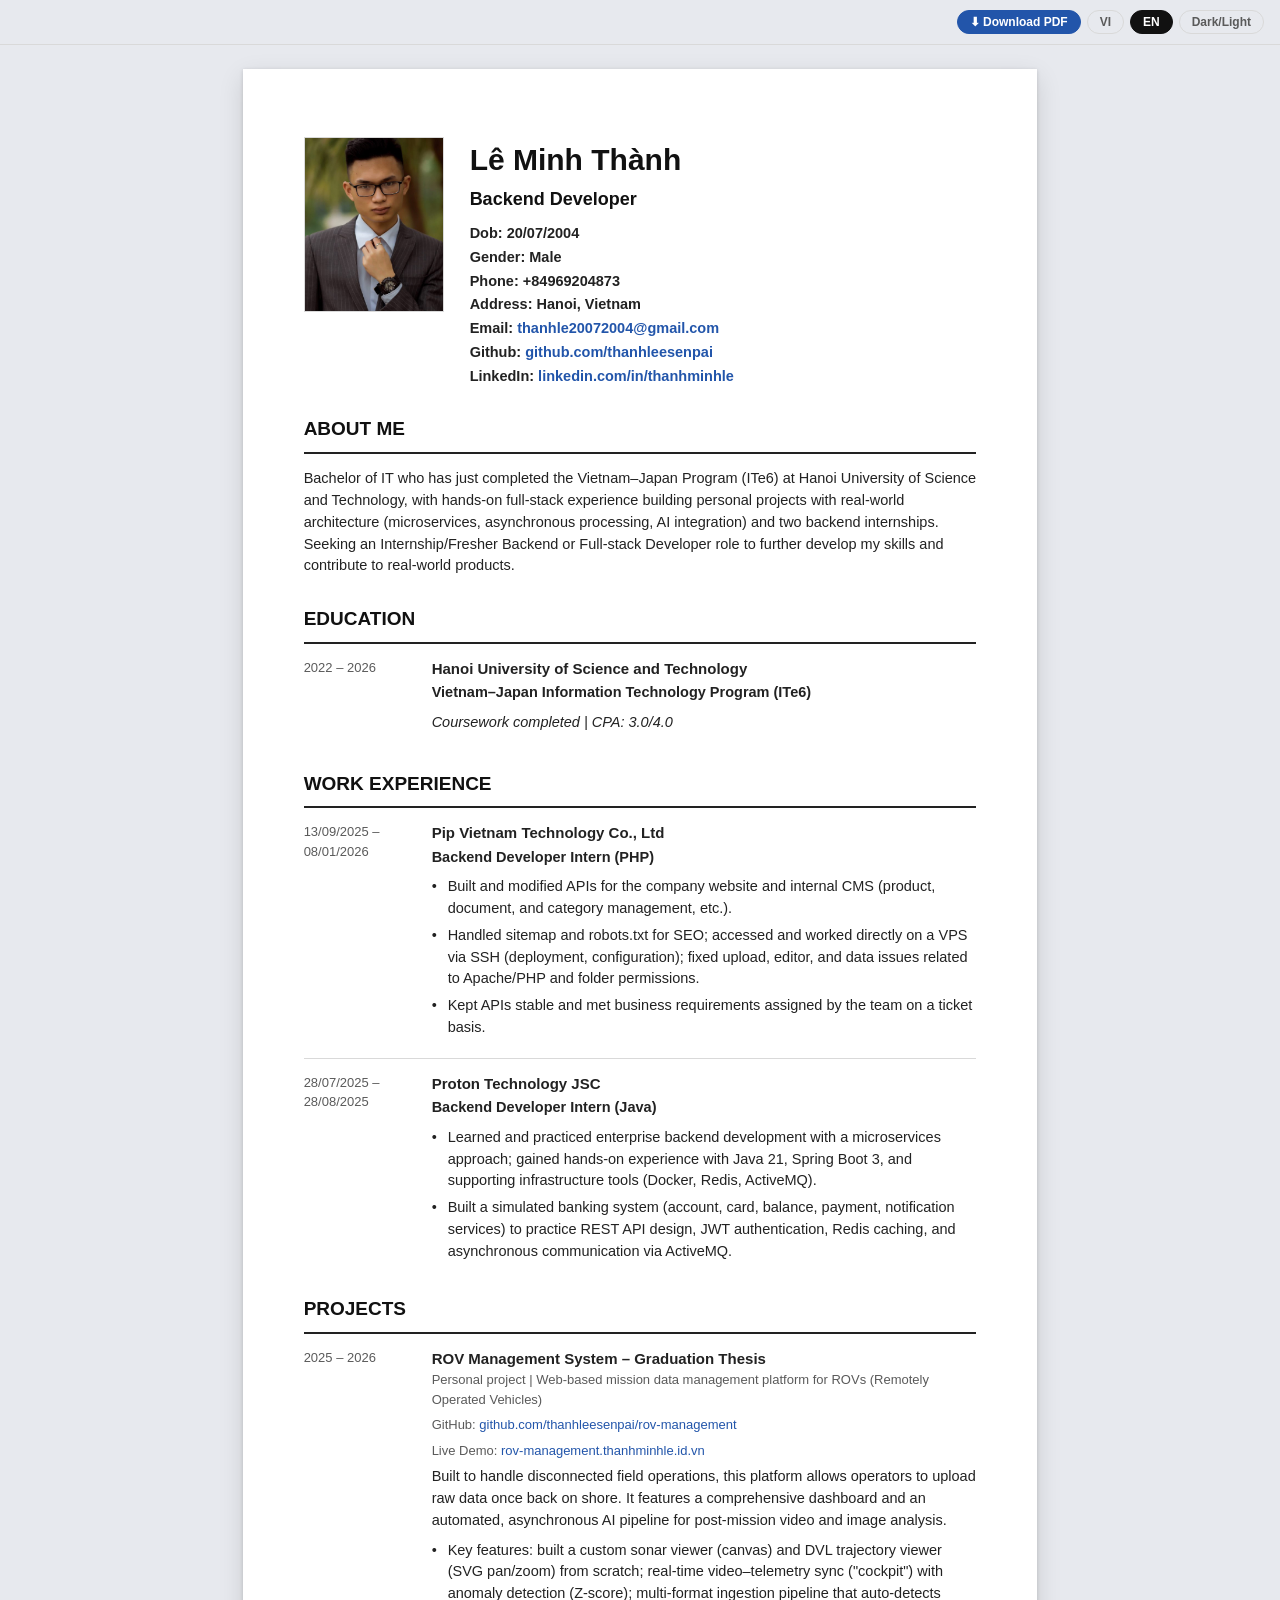
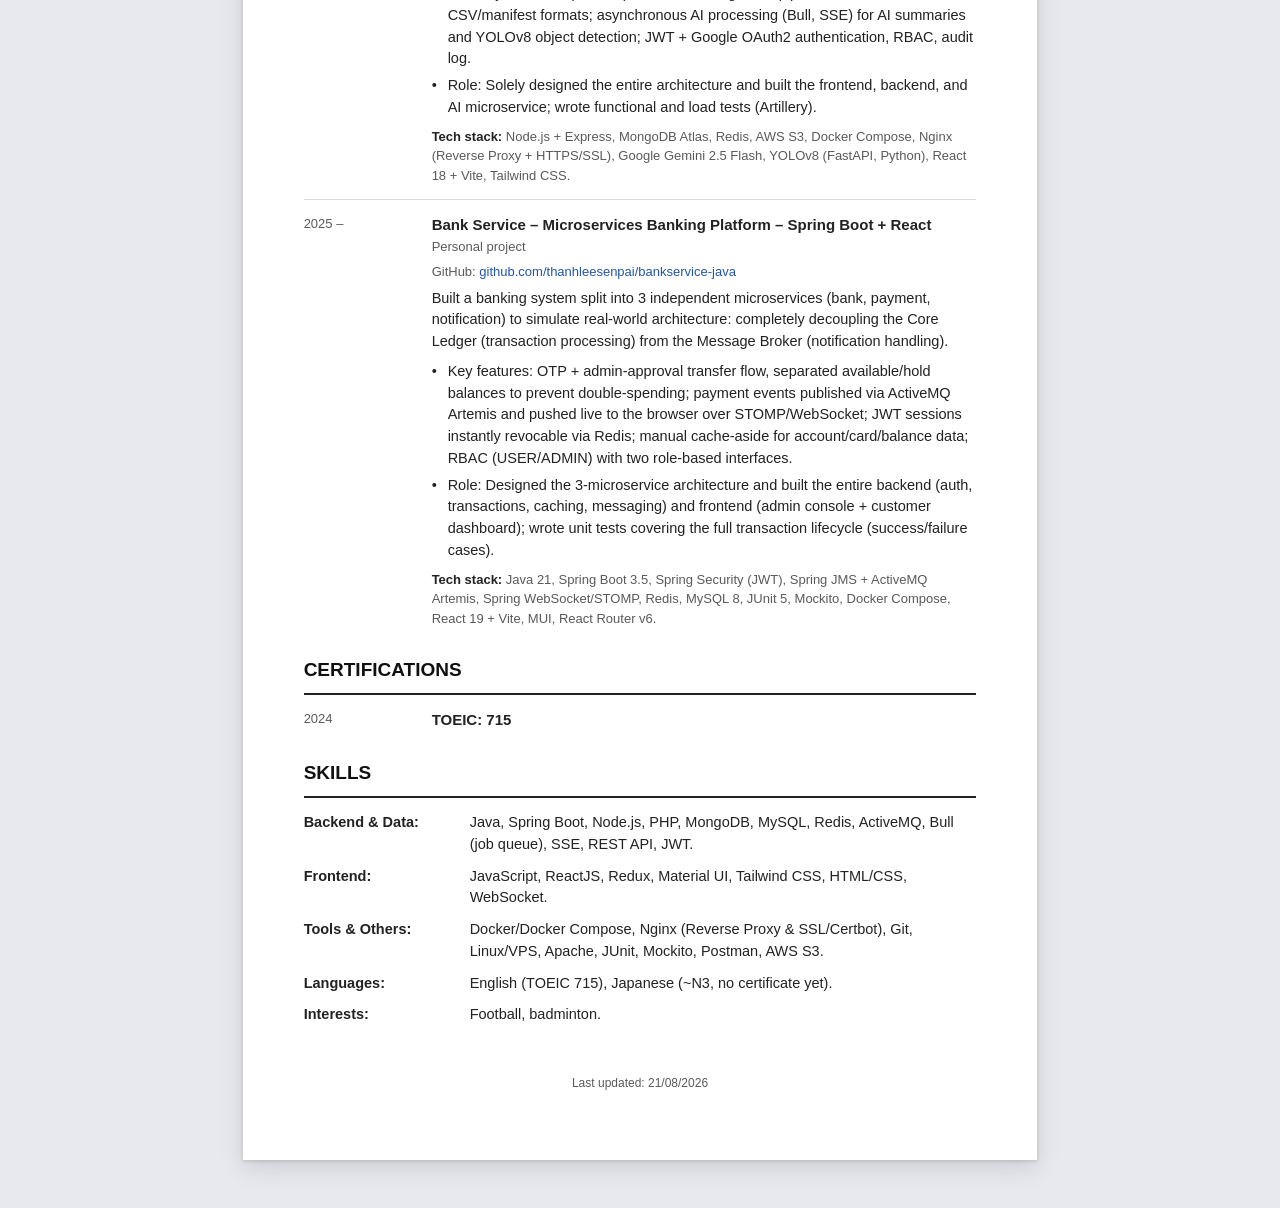
<file: index.html>
<!DOCTYPE html>
<html lang="vi">
<head>
<meta charset="UTF-8">
<meta name="viewport" content="width=device-width, initial-scale=1.0">
<title>Lê Minh Thành — Backend Developer</title>
<meta name="description" content="CV online của Lê Minh Thành, Backend Developer.">
<link rel="icon" href="data:image/svg+xml,%3Csvg xmlns='http://www.w3.org/2000/svg' viewBox='0 0 64 64'%3E%3Crect width='64' height='64' rx='12' fill='%232255aa'/%3E%3Ctext x='32' y='42' font-family='Arial,Helvetica,sans-serif' font-size='26' font-weight='700' fill='white' text-anchor='middle'%3ELMT%3C/text%3E%3C/svg%3E">

<meta property="og:type" content="website">
<meta property="og:title" content="Lê Minh Thành — Backend Developer">
<meta property="og:description" content="CV online của Lê Minh Thành, Backend Developer. Kinh nghiệm Java/Spring Boot, Node.js, PHP, microservices.">
<meta property="og:url" content="https://cv-ten-cyan-52.vercel.app/">
<meta property="og:image" content="https://cv-ten-cyan-52.vercel.app/photo.jpg">
<meta name="twitter:card" content="summary">
<meta name="twitter:title" content="Lê Minh Thành — Backend Developer">
<meta name="twitter:description" content="CV online của Lê Minh Thành, Backend Developer.">
<meta name="twitter:image" content="https://cv-ten-cyan-52.vercel.app/photo.jpg">
<link rel="stylesheet" href="cv-style.css">
</head>
<body>

<div class="topbar">
  <button class="btn primary" id="download-btn">⬇ <span id="download-label">Tải CV PDF</span></button>
  <button class="btn lang-btn" data-lang="vi">VI</button>
  <button class="btn lang-btn" data-lang="en">EN</button>
  <button class="btn" id="theme-toggle">Dark/Light</button>
</div>

<div class="wrap">
  <div id="app">Đang tải...</div>
</div>

<script src="cv-render.js"></script>
<script>
  let cv = null;
  let lang = 'vi';

  function render(){
    if (!cv) return;
    CVRender.mount(document.getElementById('app'), cv, lang, false);
    document.getElementById('download-label').textContent = CVRender.UI[lang].download;
  }

  function setLang(l){
    lang = l;
    document.querySelectorAll('.lang-btn').forEach(b => b.classList.toggle('active', b.dataset.lang === l));
    document.documentElement.lang = l;
    localStorage.setItem('cv-lang', l);
    render();
  }

  document.querySelectorAll('.lang-btn').forEach(btn => btn.addEventListener('click', () => setLang(btn.dataset.lang)));

  const pageTitle = document.title;
  function printTitle(){
    return lang === 'vi' ? 'Le-Minh-Thanh-CV-VI' : 'Le-Minh-Thanh-CV-EN';
  }
  document.getElementById('download-btn').addEventListener('click', () => {
    document.title = printTitle();
    window.print();
  });
  window.addEventListener('beforeprint', () => { document.title = printTitle(); });
  window.addEventListener('afterprint', () => { document.title = pageTitle; });

  const themeBtn = document.getElementById('theme-toggle');
  function setTheme(theme){
    document.documentElement.setAttribute('data-theme', theme);
    localStorage.setItem('cv-theme', theme);
  }
  themeBtn.addEventListener('click', () => {
    const current = document.documentElement.getAttribute('data-theme') || 'light';
    setTheme(current === 'dark' ? 'light' : 'dark');
  });
  const savedTheme = localStorage.getItem('cv-theme');
  if (savedTheme) setTheme(savedTheme);

  const browserLang = (navigator.language || 'vi').toLowerCase().startsWith('en') ? 'en' : 'vi';
  const initialLang = localStorage.getItem('cv-lang') || browserLang;

  fetch('data.json?v=' + Date.now())
    .then(r => r.json())
    .then(data => { cv = data; setLang(initialLang); })
    .catch(err => {
      document.getElementById('app').textContent = 'Không tải được nội dung CV (data.json). ' + err;
    });
</script>

</body>
</html>
</file>
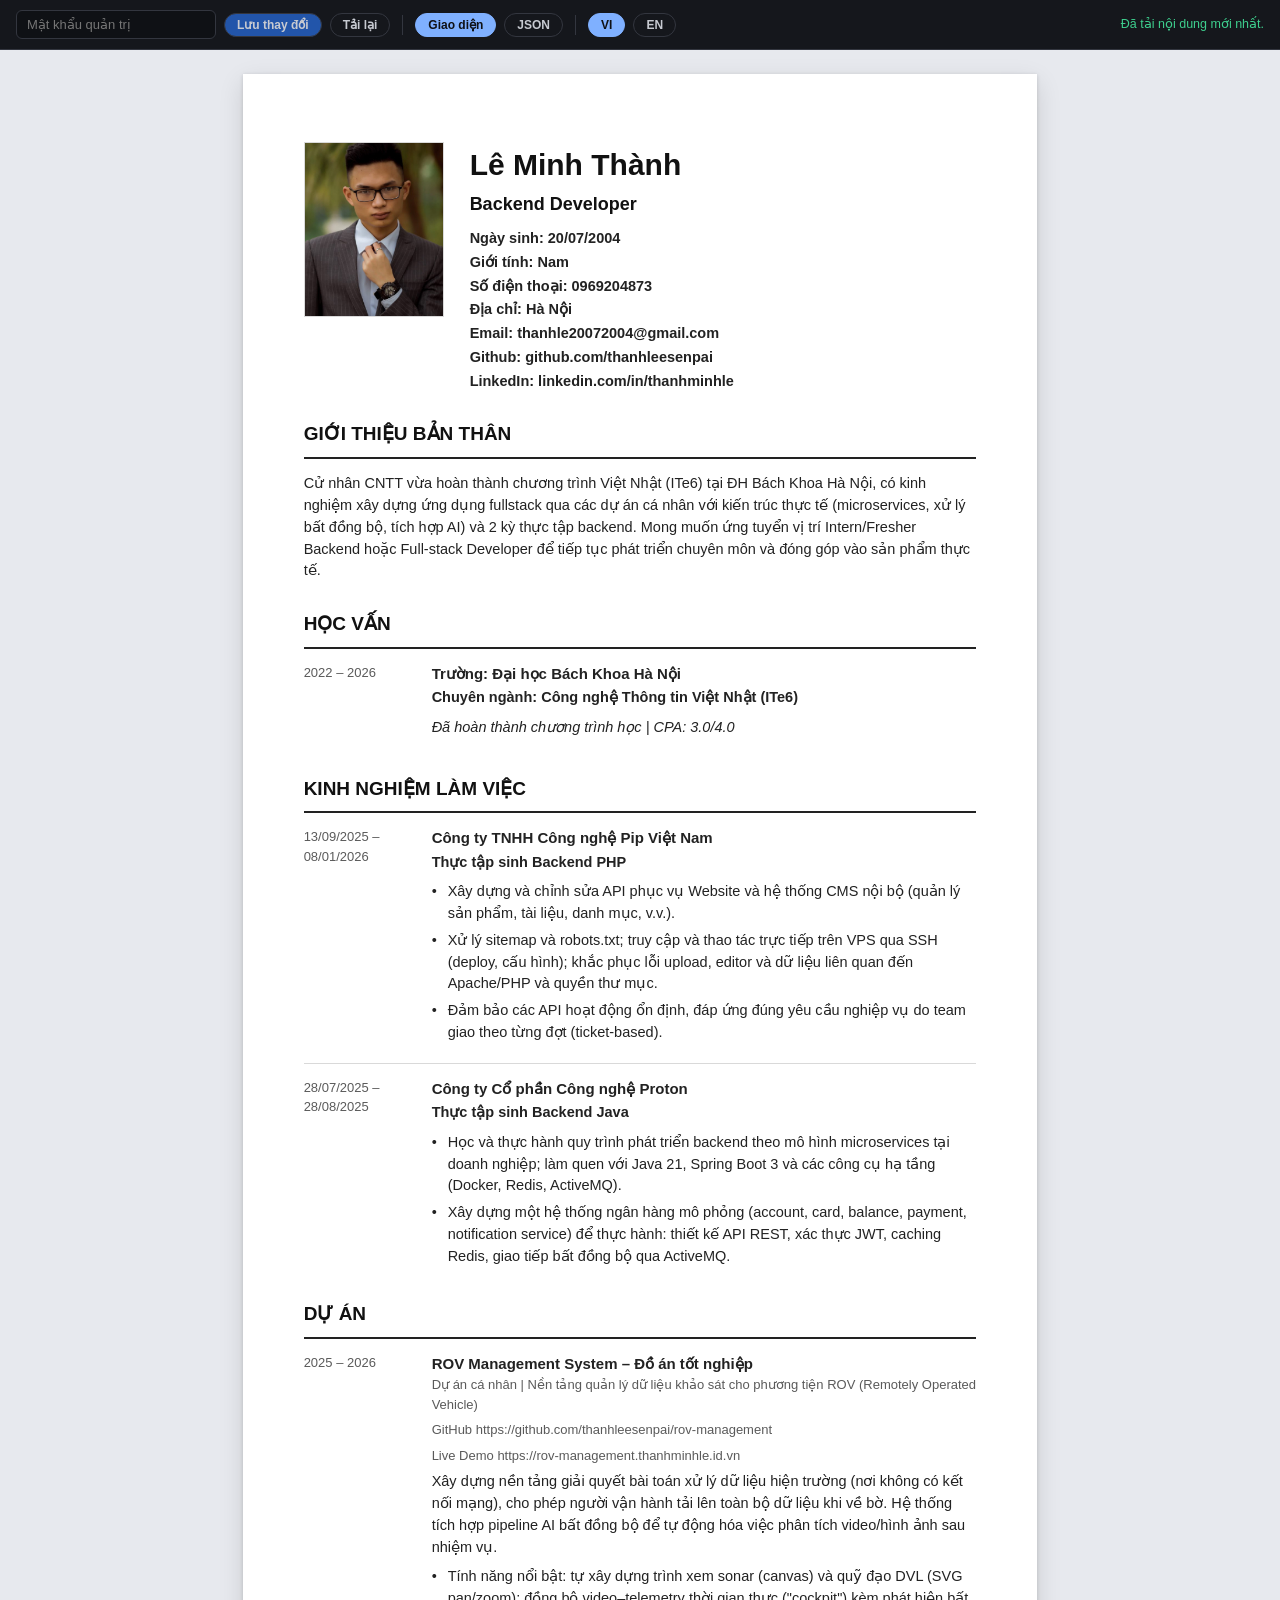
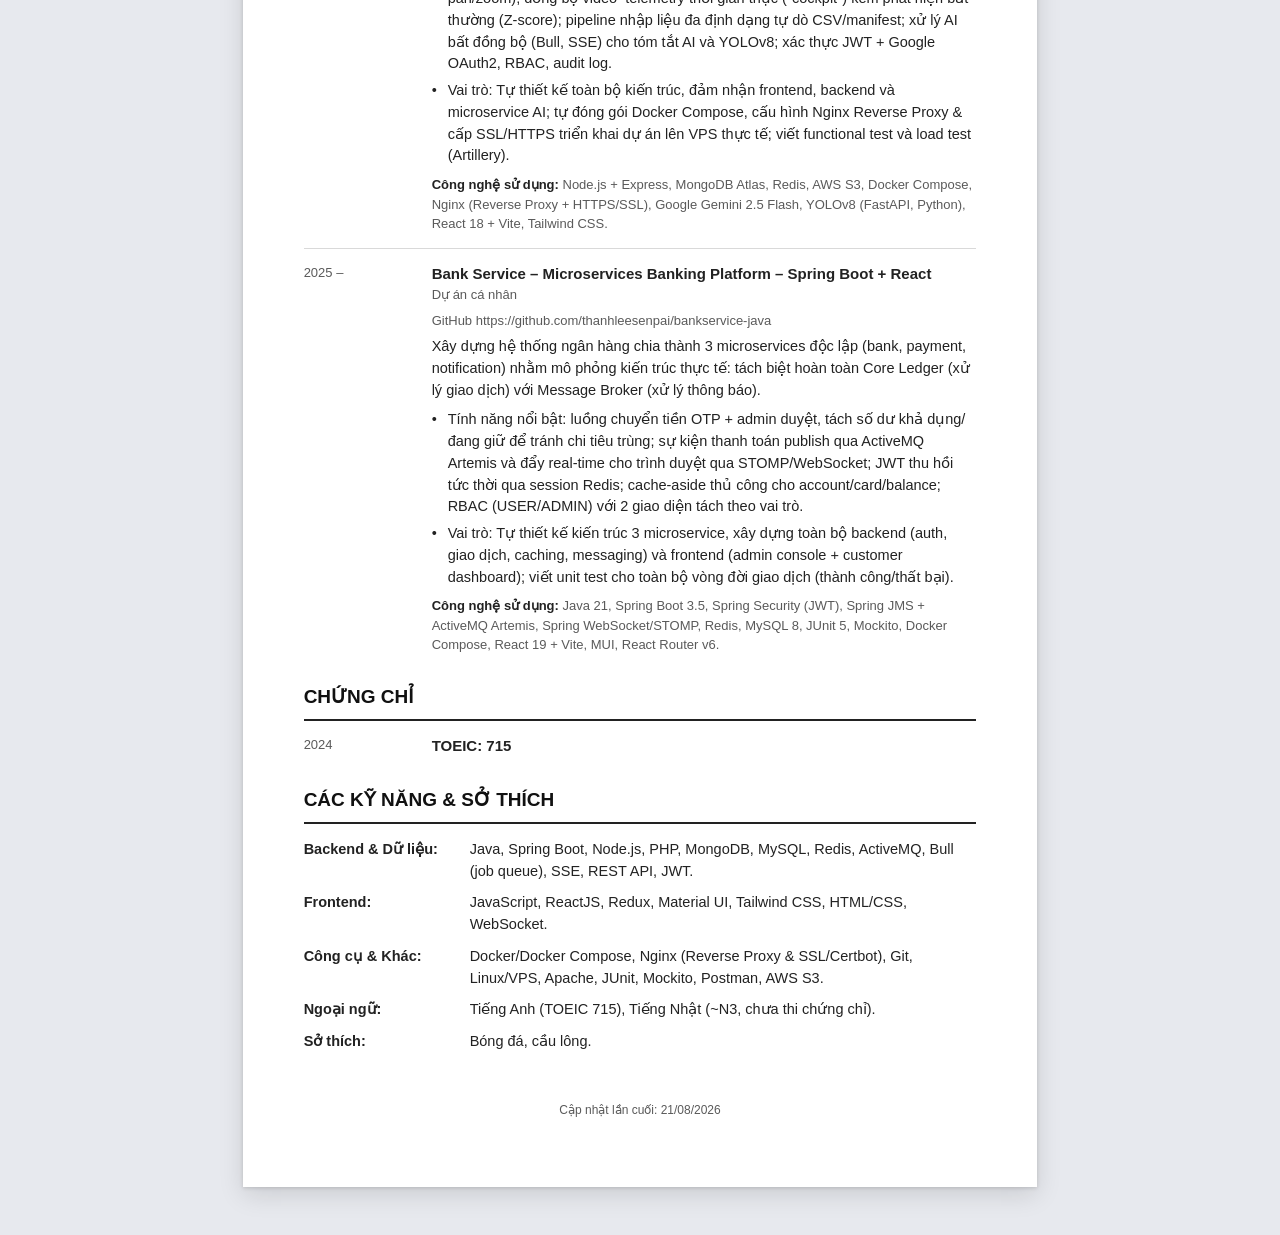
<file: admin.html>
<!DOCTYPE html>
<html lang="vi">
<head>
<meta charset="UTF-8">
<meta name="viewport" content="width=device-width, initial-scale=1.0">
<meta name="robots" content="noindex, nofollow">
<title>Sửa CV</title>
<link rel="stylesheet" href="cv-style.css">
<style>
  .admin-bar{
    position:sticky; top:0; z-index:20;
    display:flex; align-items:center; gap:8px; flex-wrap:wrap;
    padding:10px 16px;
    background:#15171c; color:#e4e6ea;
    border-bottom:1px solid #33363f;
  }
  .admin-bar input[type="password"]{
    padding:6px 10px; border-radius:6px; border:1px solid #33363f;
    background:#0f1115; color:#e4e6ea; font-size:13px; width:200px;
  }
  .admin-bar .btn{ border-color:#33363f; color:#c7cad1; }
  .admin-bar .btn.active{ background:#7fb0ff; color:#0f1115; border-color:#7fb0ff; }
  .admin-bar .msg{ font-size:12.5px; margin-left:auto; }
  .admin-bar .msg.ok{ color:#3ecf8e; }
  .admin-bar .msg.err{ color:#ff8080; }
  .admin-bar .spacer{ width:1px; height:20px; background:#33363f; margin:0 4px; }

  #json-view{ display:none; }
  #json-view textarea{
    width:100%; height:70vh; min-height:400px;
    padding:14px; border-radius:8px; box-sizing:border-box;
    border:1px solid var(--border); background:#0b0d12; color:#e4e6ea;
    font-family:"Cascadia Code", Consolas, monospace; font-size:13px;
    line-height:1.5; resize:vertical; tab-size:2;
  }
</style>
</head>
<body>

<div class="admin-bar">
  <input type="password" id="password" autocomplete="current-password" placeholder="Mật khẩu quản trị">
  <button class="btn primary" id="save-btn">Lưu thay đổi</button>
  <button class="btn" id="reload-btn" type="button">Tải lại</button>
  <div class="spacer"></div>
  <button class="btn view-btn active" data-view="visual">Giao diện</button>
  <button class="btn view-btn" data-view="json">JSON</button>
  <div class="spacer"></div>
  <button class="btn lang-btn active" data-lang="vi">VI</button>
  <button class="btn lang-btn" data-lang="en">EN</button>
  <span class="msg" id="msg"></span>
</div>

<div class="wrap" id="visual-view">
  <div id="app">Đang tải...</div>
</div>

<div class="wrap" id="json-view">
  <textarea id="json-text" spellcheck="false"></textarea>
</div>

<script src="cv-render.js"></script>
<script>
  let cv = null;
  let lang = 'vi';
  let view = 'visual';
  let dirty = false;

  const msgEl = document.getElementById('msg');
  const passwordEl = document.getElementById('password');
  const jsonTextEl = document.getElementById('json-text');
  const visualViewEl = document.getElementById('visual-view');
  const jsonViewEl = document.getElementById('json-view');
  const appEl = document.getElementById('app');

  appEl.addEventListener('input', () => { dirty = true; });
  jsonTextEl.addEventListener('input', () => { dirty = true; });
  window.addEventListener('beforeunload', (e) => {
    if (dirty){ e.preventDefault(); e.returnValue = ''; }
  });

  function setMsg(text, kind){
    msgEl.textContent = text;
    msgEl.className = 'msg' + (kind ? ' ' + kind : '');
  }

  function renderVisual(){
    if (!cv) return;
    CVRender.mount(document.getElementById('app'), cv, lang, true);
  }

  function setLang(l){
    lang = l;
    document.querySelectorAll('.lang-btn').forEach(b => b.classList.toggle('active', b.dataset.lang === l));
    renderVisual();
  }
  document.querySelectorAll('.lang-btn').forEach(btn => btn.addEventListener('click', () => setLang(btn.dataset.lang)));

  function setView(v){
    if (view === 'json' && v === 'visual'){
      // leaving JSON tab: parse it back into cv before switching
      try {
        cv = JSON.parse(jsonTextEl.value);
        setMsg('', '');
      } catch (e) {
        setMsg('JSON không hợp lệ, chưa thể chuyển tab: ' + e.message, 'err');
        return;
      }
    }
    if (view === 'visual' && v === 'json'){
      jsonTextEl.value = JSON.stringify(cv, null, 2);
    }
    view = v;
    document.querySelectorAll('.view-btn').forEach(b => b.classList.toggle('active', b.dataset.view === v));
    visualViewEl.style.display = v === 'visual' ? 'block' : 'none';
    jsonViewEl.style.display = v === 'json' ? 'block' : 'none';
    if (v === 'visual') renderVisual();
  }
  document.querySelectorAll('.view-btn').forEach(btn => btn.addEventListener('click', () => setView(btn.dataset.view)));

  function loadData(){
    setMsg('Đang tải...', '');
    return fetch('data.json?v=' + Date.now())
      .then(r => r.json())
      .then(data => { cv = data; dirty = false; renderVisual(); setMsg('Đã tải nội dung mới nhất.', 'ok'); })
      .catch(err => setMsg('Không tải được data.json: ' + err, 'err'));
  }

  document.getElementById('reload-btn').addEventListener('click', () => {
    if (confirm('Bỏ thay đổi hiện tại và tải lại từ server?')) loadData();
  });

  document.getElementById('save-btn').addEventListener('click', () => {
    if (view === 'json'){
      try { cv = JSON.parse(jsonTextEl.value); }
      catch (e) { setMsg('JSON không hợp lệ: ' + e.message, 'err'); return; }
    }
    if (!passwordEl.value){
      setMsg('Nhập mật khẩu trước đã.', 'err');
      return;
    }
    const saveBtn = document.getElementById('save-btn');
    saveBtn.disabled = true;
    setMsg('Đang lưu...', '');
    fetch('/api/save-cv', {
      method: 'POST',
      headers: { 'Content-Type': 'application/json' },
      body: JSON.stringify({ password: passwordEl.value, content: cv })
    })
      .then(async r => {
        const body = await r.json().catch(() => ({}));
        if (!r.ok) throw new Error(body.error || ('HTTP ' + r.status));
        dirty = false;
        if (body.unchanged) setMsg('Không có gì thay đổi so với bản hiện tại - chưa commit gì cả.', 'ok');
        else setMsg('Đã lưu và commit lên GitHub. Trang CV sẽ cập nhật sau khoảng 1 phút.', 'ok');
      })
      .catch(err => setMsg('Lỗi: ' + err.message, 'err'))
      .finally(() => { saveBtn.disabled = false; });
  });

  loadData();
</script>

</body>
</html>
</file>
<file: cv-style.css>
:root{
  --page-bg:#e7e9ee;
  --bg:#ffffff;
  --text:#222222;
  --text-dim:#5a5a5a;
  --border:#d9d9d9;
  --heading:#111111;
  --link:#2255aa;
  --accent:#2255aa;
  --max-w:210mm;
}
:root[data-theme="dark"]{
  --page-bg:#0b0c0f;
  --bg:#15171c;
  --text:#e4e6ea;
  --text-dim:#a2a6ae;
  --border:#33363f;
  --heading:#ffffff;
  --link:#7fb0ff;
  --accent:#7fb0ff;
}
*{ box-sizing:border-box; }
body{
  margin:0;
  background:var(--page-bg);
  color:var(--text);
  font-family:Arial, Helvetica, "Segoe UI", sans-serif;
  line-height:1.5;
  font-size:14.5px;
}
a{ color:var(--link); text-decoration:none; }
a:hover{ text-decoration:underline; }

.topbar{
  position:sticky; top:0; z-index:10;
  display:flex; justify-content:flex-end; gap:6px;
  padding:10px 16px;
  background:var(--page-bg);
  border-bottom:1px solid var(--border);
  flex-wrap:wrap;
}
.btn{
  border:1px solid var(--border);
  background:transparent;
  color:var(--text-dim);
  padding:4px 12px;
  border-radius:999px;
  font-size:12px;
  cursor:pointer;
  font-weight:600;
}
.btn.active{ background:var(--heading); color:var(--bg); border-color:var(--heading); }
.btn.primary{ background:var(--link); color:#fff; border-color:var(--link); }
.btn:disabled{ opacity:.6; cursor:not-allowed; }

.wrap{
  max-width:var(--max-w); margin:24px auto 48px;
  padding:18mm 16mm;
  background:var(--bg);
  box-shadow:0 1px 4px rgba(0,0,0,.15), 0 8px 24px rgba(0,0,0,.12);
  min-height:40vh;
}

.header{
  display:flex; gap:26px; margin-bottom:26px;
}
.avatar-wrap{ flex-shrink:0; width:140px; }
.avatar-wrap img{
  width:140px; height:175px; object-fit:cover;
  border:1px solid var(--border);
  display:block;
}
.avatar-fallback{
  width:140px; height:175px;
  border:1px solid var(--border);
  display:none;
  align-items:center; justify-content:center;
  font-size:36px; font-weight:700;
  color:var(--text-dim);
  background:color-mix(in srgb, var(--text-dim) 8%, transparent);
}
.header h1{ margin:0 0 4px; font-size:30px; color:var(--heading); font-weight:800; }
.header .role{ font-size:18px; font-weight:700; margin-bottom:10px; color:var(--heading); }
.info-line{ font-weight:700; font-size:14.5px; margin-bottom:2px; }

h2.section-title{
  font-size:19px;
  font-weight:800;
  color:var(--heading);
  margin:0 0 14px;
  padding-bottom:8px;
  border-bottom:2px solid var(--text);
}
section.block{ margin-bottom:28px; }

.entry-row{
  display:grid;
  grid-template-columns:110px 1fr;
  gap:18px;
  padding-bottom:14px;
  margin-bottom:14px;
  border-bottom:1px solid var(--border);
}
.entry-row:last-child{ border-bottom:none; margin-bottom:0; padding-bottom:0; }
.date-col{ font-size:13px; color:var(--text-dim); }
.content-col .title{ font-weight:700; font-size:15px; }
.content-col .subtitle{ font-weight:700; margin:2px 0 8px; }
.content-col p.desc{ margin:4px 0 8px; }
.content-col ul{ list-style:none; margin:6px 0 0; padding:0; }
.content-col li{ position:relative; padding-left:16px; margin-bottom:5px; }
.content-col li::before{ content:"•"; position:absolute; left:0; }
.tech-line{ font-size:13px; color:var(--text-dim); margin-top:8px; }
.tech-line b{ color:var(--text); font-weight:700; }
.meta-line{ font-size:13px; color:var(--text-dim); margin-bottom:6px; }

.skills-grid{ display:grid; grid-template-columns:150px 1fr; gap:10px 16px; }
.skills-grid dt{ font-weight:700; }
.skills-grid dd{ margin:0; }

footer{ text-align:center; color:var(--text-dim); font-size:12px; padding:20px 0 0; }

/* Editable (admin) affordances - harmless on the read-only page since it only
   matches elements that carry the editable class there. */
.editable{ outline:1px dashed transparent; border-radius:3px; cursor:text; }
.editable:hover{ outline-color:color-mix(in srgb, var(--accent) 50%, transparent); }
.editable:focus{ outline:2px solid var(--accent); outline-offset:1px; background:color-mix(in srgb, var(--accent) 8%, transparent); }

@media (max-width:620px){
  .header{ flex-direction:column; align-items:flex-start; }
  .entry-row{ grid-template-columns:1fr; gap:4px; }
  .skills-grid{ grid-template-columns:1fr; }
  .wrap{ margin:0; padding:20px 16px 40px; box-shadow:none; }
}

@page{
  size: A4;
  margin: 10mm 10mm;
}
@media print{
  :root{
    --bg:#ffffff; --text:#222222; --text-dim:#5a5a5a;
    --border:#d9d9d9; --heading:#111111; --link:#2255aa;
  }
  .topbar{ display:none; }
  body{ font-size:12.5px; line-height:1.4; background:#fff; }
  .wrap{ max-width:none; margin:0; padding:0; background:transparent; box-shadow:none; }
  a{ color:var(--text); text-decoration:none; }
  .header{ break-inside: avoid; page-break-inside: avoid; }
  p, li{ orphans:3; widows:3; }
  footer{ display:none; }

  .header{ gap:18px; margin-bottom:16px; }
  .avatar-wrap, .avatar-wrap img, .avatar-fallback{ width:130px; height:162px; }
  .header h1{ font-size:26px; margin-bottom:3px; }
  .header .role{ font-size:16px; margin-bottom:7px; }
  .info-line{ font-size:12.5px; margin-bottom:1px; }

  h2.section-title{ font-size:16px; margin:0 0 8px; padding-bottom:4px; border-bottom-width:1.5px; }
  section.block{ margin-bottom:12px; }

  .date-col{ font-size:11px; }
  .entry-row{ gap:10px; padding-bottom:8px; margin-bottom:8px; }
  .content-col .title{ font-size:13.5px; }
  .content-col .subtitle{ margin:1px 0 4px; }
  .content-col p.desc{ margin:3px 0 5px; }
  .content-col li{ margin-bottom:3px; }
  .meta-line{ font-size:10.5px; margin-bottom:3px; }
  .tech-line{ font-size:10.5px; margin-top:5px; }

  .skills-grid{ gap:5px 16px; }
}
</file>
